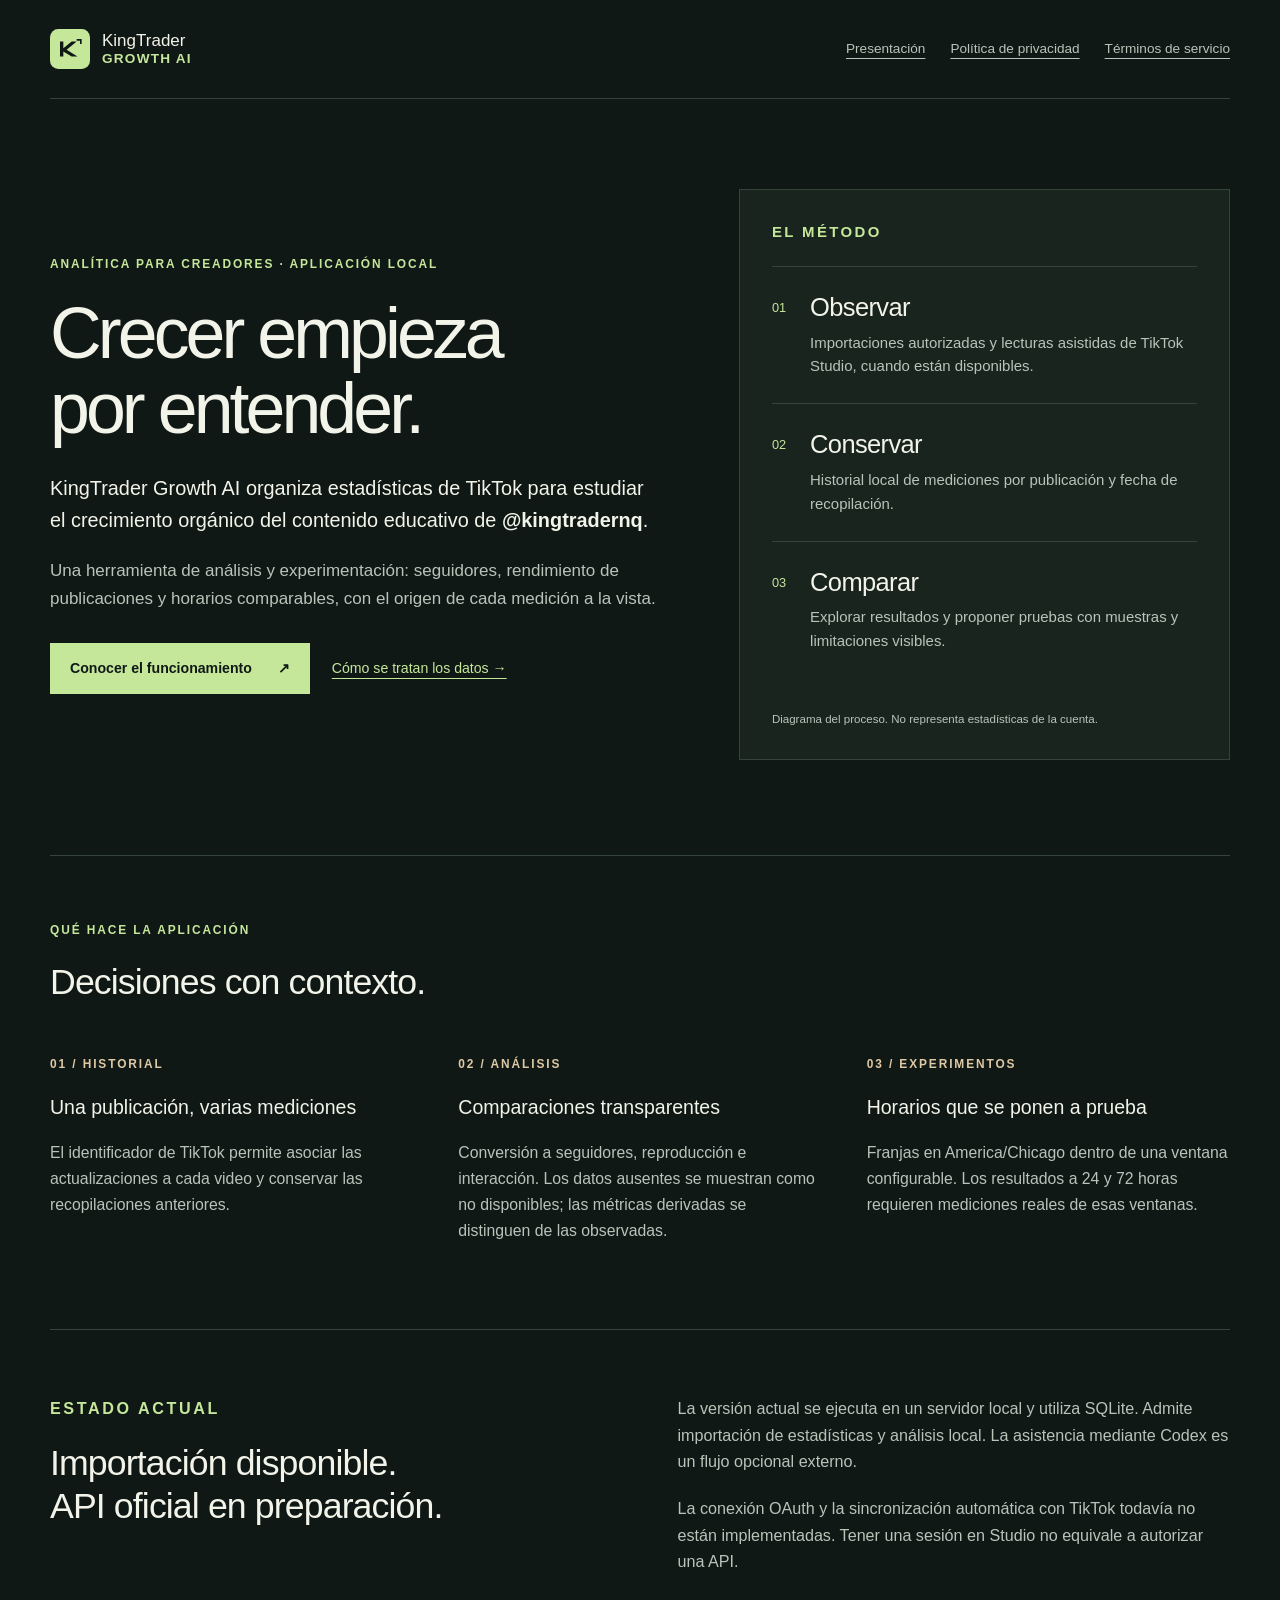
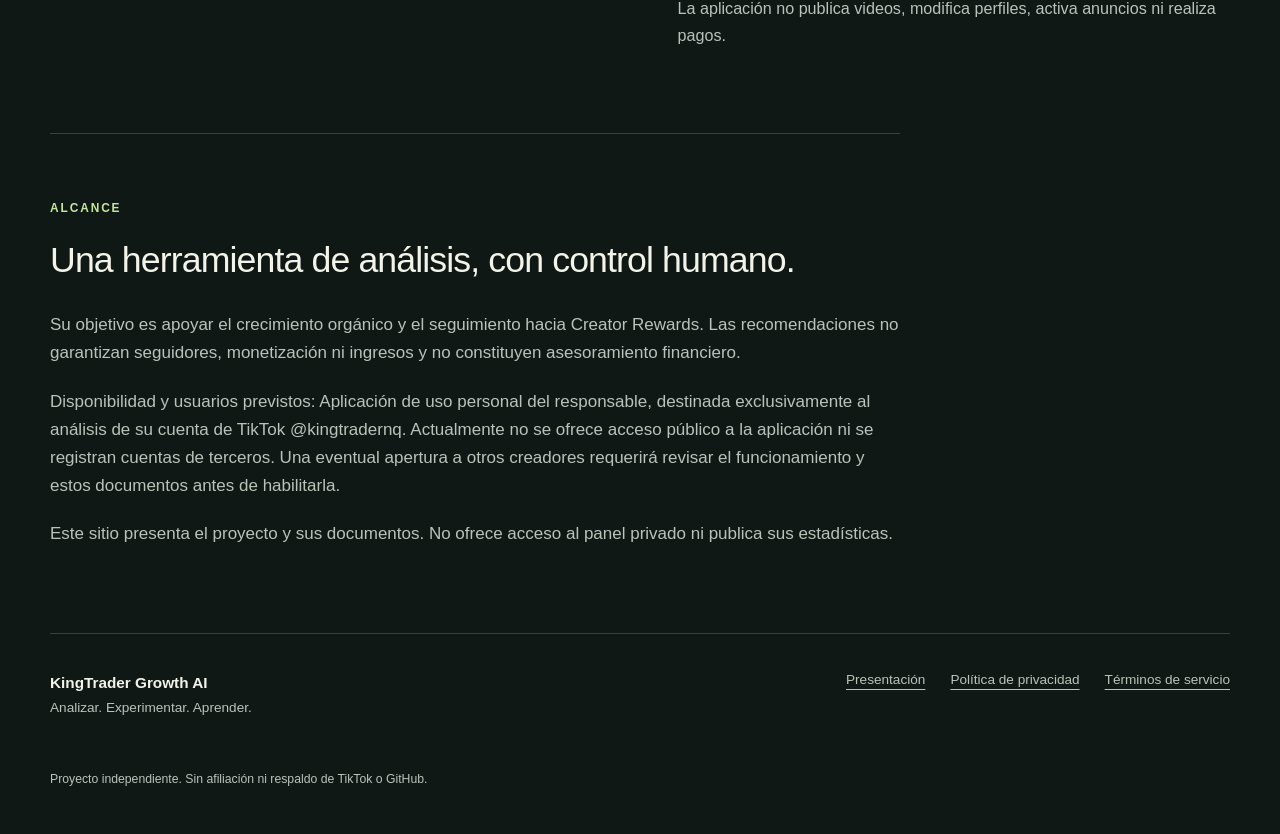
<file: index.html>
<!doctype html>
<html lang="es"><head><meta charset="utf-8"><meta name="viewport" content="width=device-width,initial-scale=1"><meta name="description" content="KingTrader Growth AI: análisis local del crecimiento orgánico de contenido educativo en TikTok."><title>Presentación | KingTrader Growth AI</title><link rel="stylesheet" href="style.css"><link rel="icon" href="mark.svg" type="image/svg+xml"></head><body><a class="skip" href="#contenido">Ir al contenido</a><header class="shell"><a class="brand" href="index.html"><img src="mark.svg" width="40" height="40" alt=""><span>KingTrader <b>Growth AI</b></span></a><nav aria-label="Navegación principal"><a href="index.html">Presentación</a><a href="privacy.html">Política de privacidad</a><a href="terms.html">Términos de servicio</a></nav></header><main id="contenido" class="shell "><section class="hero"><div><p class="eyebrow">Analítica para creadores · Aplicación local</p><h1>Crecer empieza<br>por entender.</h1><p class="lead">KingTrader Growth AI organiza estadísticas de TikTok para estudiar el crecimiento orgánico del contenido educativo de <strong>@kingtradernq</strong>.</p><p>Una herramienta de análisis y experimentación: seguidores, rendimiento de publicaciones y horarios comparables, con el origen de cada medición a la vista.</p><div class="actions"><a class="button" href="#funcionamiento">Conocer el funcionamiento <span aria-hidden="true">↗</span></a><a href="privacy.html">Cómo se tratan los datos →</a></div></div><div class="diagram" aria-label="Flujo de trabajo: estadísticas autorizadas, historial local y análisis"><p class="eyebrow">El método</p><ol><li><span>01</span><div><h2>Observar</h2><p>Importaciones autorizadas y lecturas asistidas de TikTok Studio, cuando están disponibles.</p></div></li><li><span>02</span><div><h2>Conservar</h2><p>Historial local de mediciones por publicación y fecha de recopilación.</p></div></li><li><span>03</span><div><h2>Comparar</h2><p>Explorar resultados y proponer pruebas con muestras y limitaciones visibles.</p></div></li></ol><small>Diagrama del proceso. No representa estadísticas de la cuenta.</small></div></section><section id="funcionamiento" class="section"><p class="eyebrow">Qué hace la aplicación</p><h2>Decisiones con contexto.</h2><div class="columns"><article><span class="number">01 / Historial</span><h3>Una publicación, varias mediciones</h3><p>El identificador de TikTok permite asociar las actualizaciones a cada video y conservar las recopilaciones anteriores.</p></article><article><span class="number">02 / Análisis</span><h3>Comparaciones transparentes</h3><p>Conversión a seguidores, reproducción e interacción. Los datos ausentes se muestran como no disponibles; las métricas derivadas se distinguen de las observadas.</p></article><article><span class="number">03 / Experimentos</span><h3>Horarios que se ponen a prueba</h3><p>Franjas en America/Chicago dentro de una ventana configurable. Los resultados a 24 y 72 horas requieren mediciones reales de esas ventanas.</p></article></div></section><section class="status section"><div><p class="eyebrow">Estado actual</p><h2>Importación disponible.<br>API oficial en preparación.</h2></div><div><p>La versión actual se ejecuta en un servidor local y utiliza SQLite. Admite importación de estadísticas y análisis local. La asistencia mediante Codex es un flujo opcional externo.</p><p>La conexión OAuth y la sincronización automática con TikTok todavía no están implementadas. Tener una sesión en Studio no equivale a autorizar una API.</p><p>La aplicación no publica videos, modifica perfiles, activa anuncios ni realiza pagos.</p></div></section><section class="section narrow"><p class="eyebrow">Alcance</p><h2>Una herramienta de análisis, con control humano.</h2><p>Su objetivo es apoyar el crecimiento orgánico y el seguimiento hacia Creator Rewards. Las recomendaciones no garantizan seguidores, monetización ni ingresos y no constituyen asesoramiento financiero.</p><p>Disponibilidad y usuarios previstos: Aplicación de uso personal del responsable, destinada exclusivamente al análisis de su cuenta de TikTok @kingtradernq. Actualmente no se ofrece acceso público a la aplicación ni se registran cuentas de terceros. Una eventual apertura a otros creadores requerirá revisar el funcionamiento y estos documentos antes de habilitarla.</p><p>Este sitio presenta el proyecto y sus documentos. No ofrece acceso al panel privado ni publica sus estadísticas.</p></section></main><footer class="shell"><div><strong>KingTrader Growth AI</strong><p>Analizar. Experimentar. Aprender.</p></div><nav aria-label="Navegación principal"><a href="index.html">Presentación</a><a href="privacy.html">Política de privacidad</a><a href="terms.html">Términos de servicio</a></nav><p class="fine">Proyecto independiente. Sin afiliación ni respaldo de TikTok o GitHub.</p></footer></body></html>
</file>
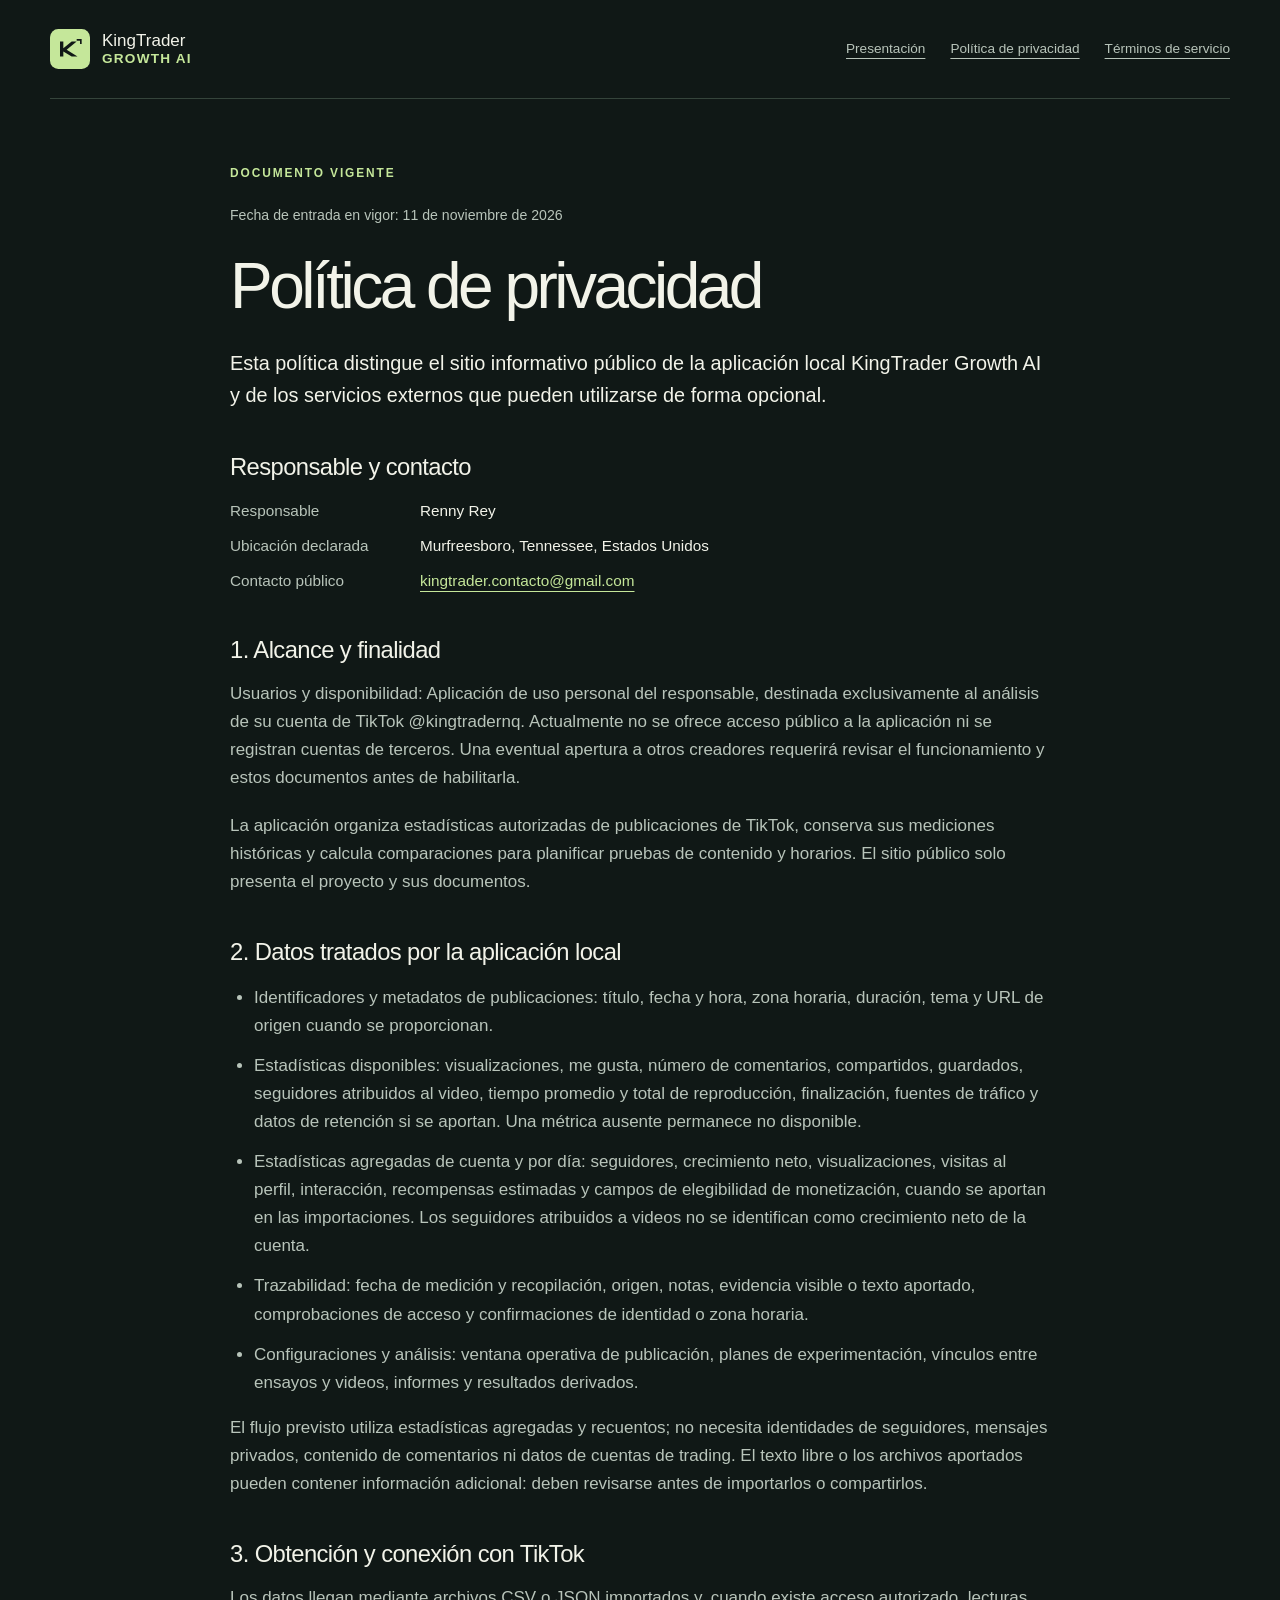
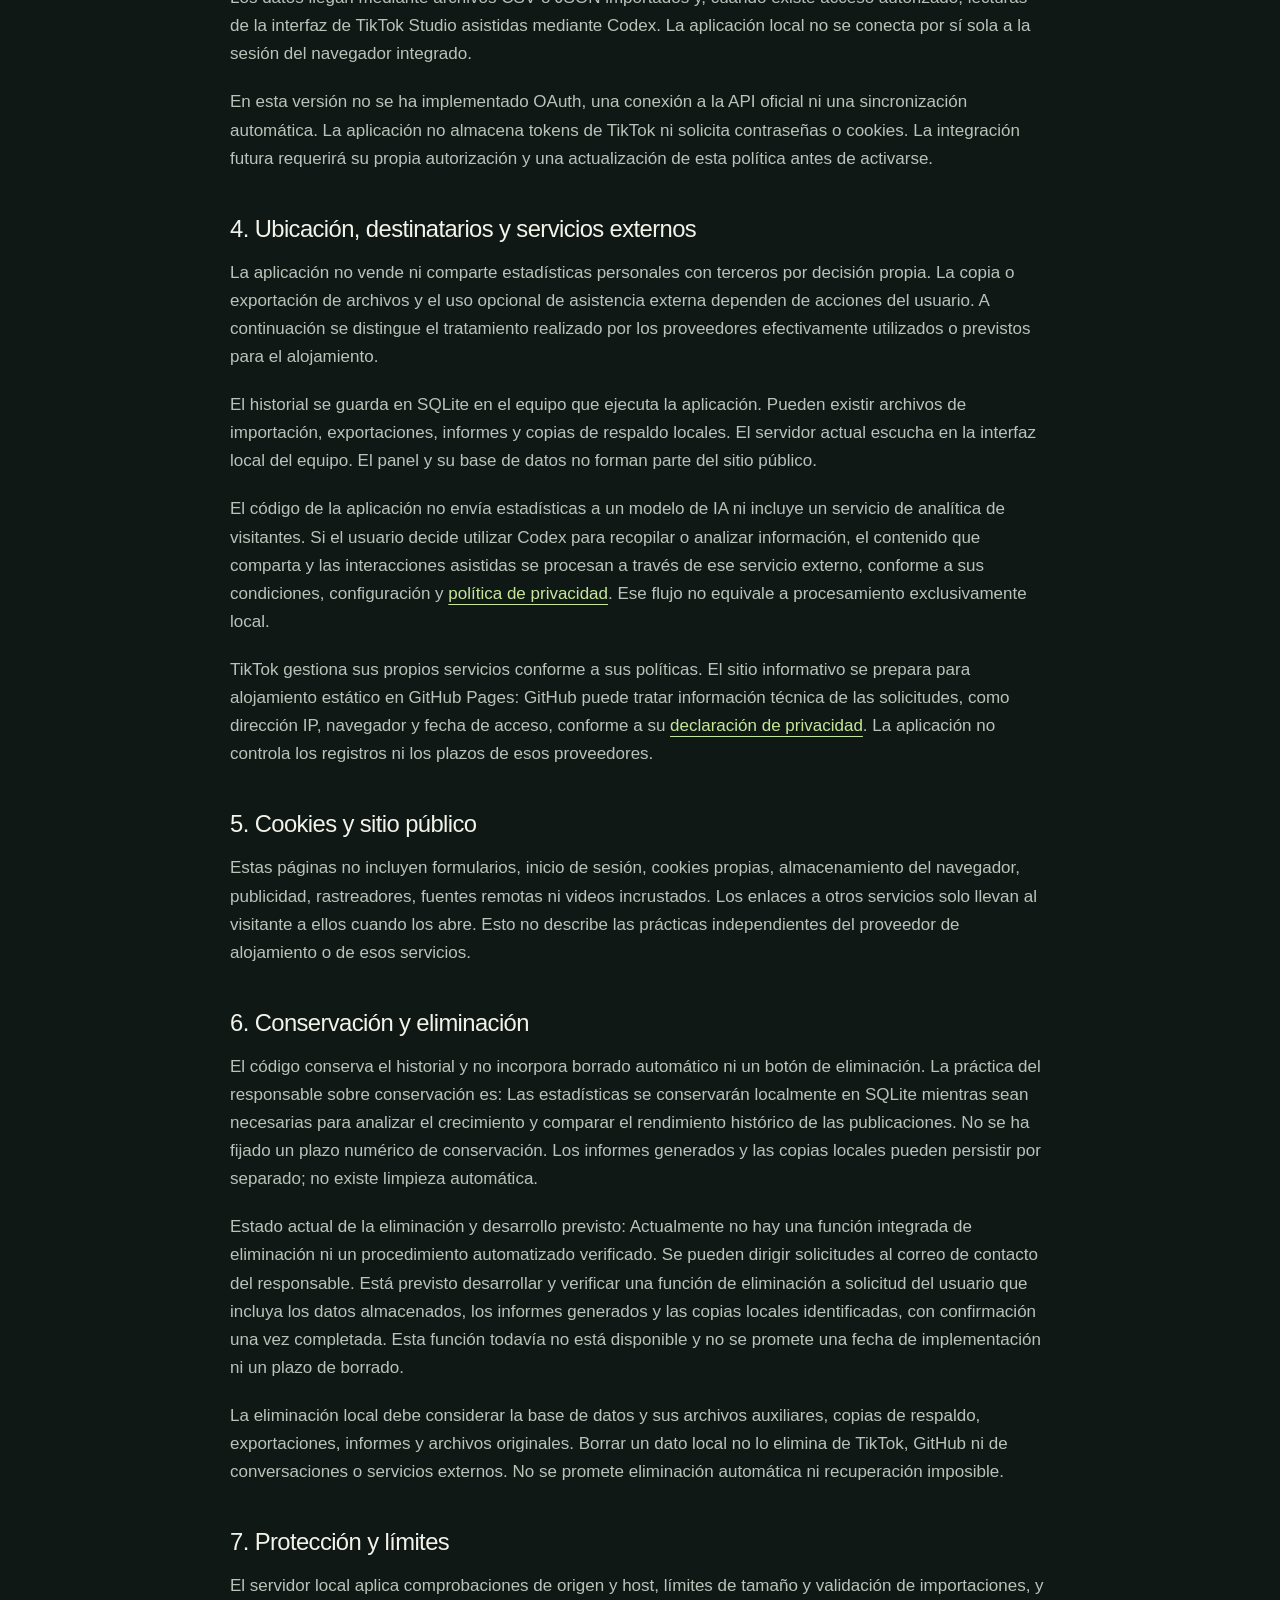
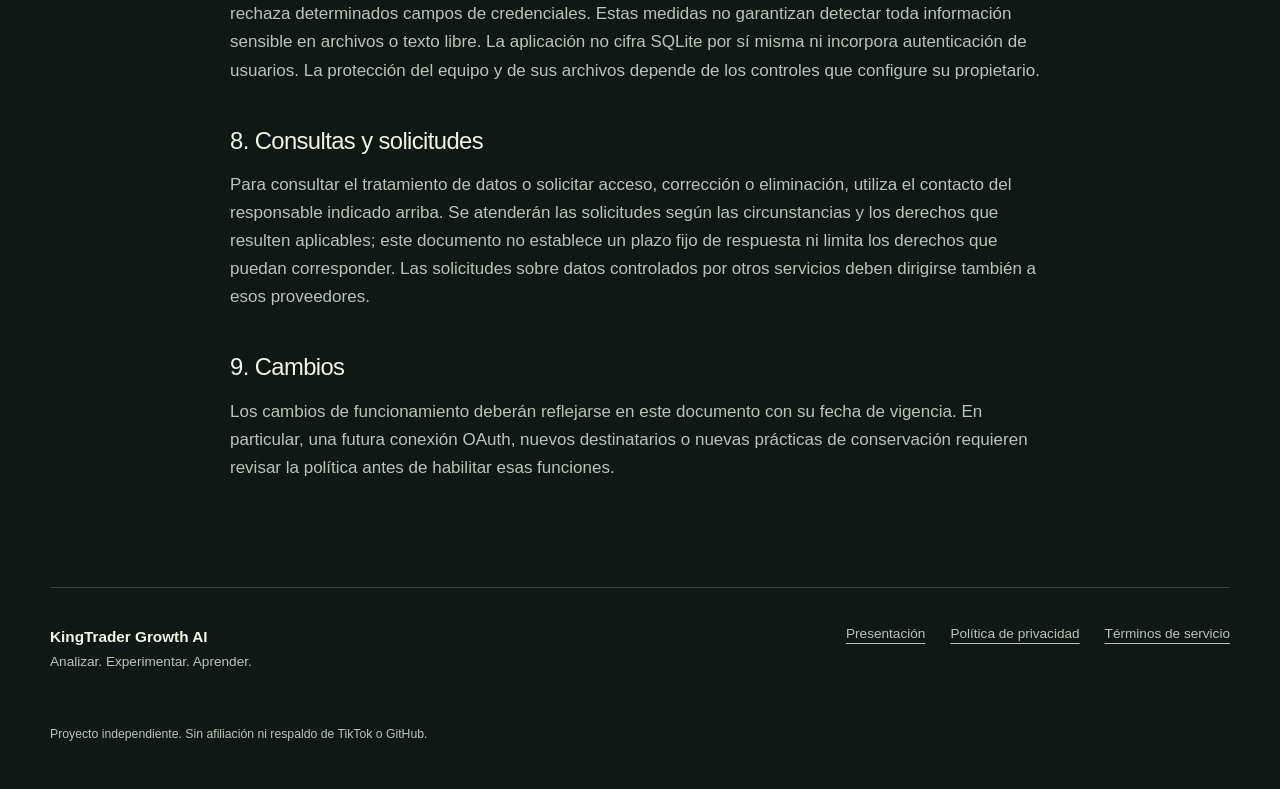
<file: privacy.html>
<!doctype html>
<html lang="es"><head><meta charset="utf-8"><meta name="viewport" content="width=device-width,initial-scale=1"><meta name="description" content="KingTrader Growth AI: análisis local del crecimiento orgánico de contenido educativo en TikTok."><title>Política de privacidad | KingTrader Growth AI</title><link rel="stylesheet" href="style.css"><link rel="icon" href="mark.svg" type="image/svg+xml"></head><body><a class="skip" href="#contenido">Ir al contenido</a><header class="shell"><a class="brand" href="index.html"><img src="mark.svg" width="40" height="40" alt=""><span>KingTrader <b>Growth AI</b></span></a><nav aria-label="Navegación principal"><a href="index.html">Presentación</a><a href="privacy.html">Política de privacidad</a><a href="terms.html">Términos de servicio</a></nav></header><main id="contenido" class="shell legal"><p class="eyebrow">Documento vigente</p><p class="muted">Fecha de entrada en vigor: 11 de noviembre de 2026</p><h1>Política de privacidad</h1><p class="lead">Esta política distingue el sitio informativo público de la aplicación local KingTrader Growth AI y de los servicios externos que pueden utilizarse de forma opcional.</p><h2>Responsable y contacto</h2><dl><dt>Responsable</dt><dd>Renny Rey</dd><dt>Ubicación declarada</dt><dd>Murfreesboro, Tennessee, Estados Unidos</dd><dt>Contacto público</dt><dd><a href="mailto:kingtrader.contacto@gmail.com">kingtrader.contacto@gmail.com</a></dd></dl><h2>1. Alcance y finalidad</h2><p>Usuarios y disponibilidad: Aplicación de uso personal del responsable, destinada exclusivamente al análisis de su cuenta de TikTok @kingtradernq. Actualmente no se ofrece acceso público a la aplicación ni se registran cuentas de terceros. Una eventual apertura a otros creadores requerirá revisar el funcionamiento y estos documentos antes de habilitarla.</p><p>La aplicación organiza estadísticas autorizadas de publicaciones de TikTok, conserva sus mediciones históricas y calcula comparaciones para planificar pruebas de contenido y horarios. El sitio público solo presenta el proyecto y sus documentos.</p><h2>2. Datos tratados por la aplicación local</h2><ul><li>Identificadores y metadatos de publicaciones: título, fecha y hora, zona horaria, duración, tema y URL de origen cuando se proporcionan.</li><li>Estadísticas disponibles: visualizaciones, me gusta, número de comentarios, compartidos, guardados, seguidores atribuidos al video, tiempo promedio y total de reproducción, finalización, fuentes de tráfico y datos de retención si se aportan. Una métrica ausente permanece no disponible.</li><li>Estadísticas agregadas de cuenta y por día: seguidores, crecimiento neto, visualizaciones, visitas al perfil, interacción, recompensas estimadas y campos de elegibilidad de monetización, cuando se aportan en las importaciones. Los seguidores atribuidos a videos no se identifican como crecimiento neto de la cuenta.</li><li>Trazabilidad: fecha de medición y recopilación, origen, notas, evidencia visible o texto aportado, comprobaciones de acceso y confirmaciones de identidad o zona horaria.</li><li>Configuraciones y análisis: ventana operativa de publicación, planes de experimentación, vínculos entre ensayos y videos, informes y resultados derivados.</li></ul><p>El flujo previsto utiliza estadísticas agregadas y recuentos; no necesita identidades de seguidores, mensajes privados, contenido de comentarios ni datos de cuentas de trading. El texto libre o los archivos aportados pueden contener información adicional: deben revisarse antes de importarlos o compartirlos.</p><h2>3. Obtención y conexión con TikTok</h2><p>Los datos llegan mediante archivos CSV o JSON importados y, cuando existe acceso autorizado, lecturas de la interfaz de TikTok Studio asistidas mediante Codex. La aplicación local no se conecta por sí sola a la sesión del navegador integrado.</p><p>En esta versión no se ha implementado OAuth, una conexión a la API oficial ni una sincronización automática. La aplicación no almacena tokens de TikTok ni solicita contraseñas o cookies. La integración futura requerirá su propia autorización y una actualización de esta política antes de activarse.</p><h2>4. Ubicación, destinatarios y servicios externos</h2><p>La aplicación no vende ni comparte estadísticas personales con terceros por decisión propia. La copia o exportación de archivos y el uso opcional de asistencia externa dependen de acciones del usuario. A continuación se distingue el tratamiento realizado por los proveedores efectivamente utilizados o previstos para el alojamiento.</p><p>El historial se guarda en SQLite en el equipo que ejecuta la aplicación. Pueden existir archivos de importación, exportaciones, informes y copias de respaldo locales. El servidor actual escucha en la interfaz local del equipo. El panel y su base de datos no forman parte del sitio público.</p><p>El código de la aplicación no envía estadísticas a un modelo de IA ni incluye un servicio de analítica de visitantes. Si el usuario decide utilizar Codex para recopilar o analizar información, el contenido que comparta y las interacciones asistidas se procesan a través de ese servicio externo, conforme a sus condiciones, configuración y <a href="https://openai.com/policies/privacy-policy/">política de privacidad</a>. Ese flujo no equivale a procesamiento exclusivamente local.</p><p>TikTok gestiona sus propios servicios conforme a sus políticas. El sitio informativo se prepara para alojamiento estático en GitHub Pages: GitHub puede tratar información técnica de las solicitudes, como dirección IP, navegador y fecha de acceso, conforme a su <a href="https://docs.github.com/en/site-policy/privacy-policies/github-general-privacy-statement">declaración de privacidad</a>. La aplicación no controla los registros ni los plazos de esos proveedores.</p><h2>5. Cookies y sitio público</h2><p>Estas páginas no incluyen formularios, inicio de sesión, cookies propias, almacenamiento del navegador, publicidad, rastreadores, fuentes remotas ni videos incrustados. Los enlaces a otros servicios solo llevan al visitante a ellos cuando los abre. Esto no describe las prácticas independientes del proveedor de alojamiento o de esos servicios.</p><h2>6. Conservación y eliminación</h2><p>El código conserva el historial y no incorpora borrado automático ni un botón de eliminación. La práctica del responsable sobre conservación es: Las estadísticas se conservarán localmente en SQLite mientras sean necesarias para analizar el crecimiento y comparar el rendimiento histórico de las publicaciones. No se ha fijado un plazo numérico de conservación. Los informes generados y las copias locales pueden persistir por separado; no existe limpieza automática.</p><p>Estado actual de la eliminación y desarrollo previsto: Actualmente no hay una función integrada de eliminación ni un procedimiento automatizado verificado. Se pueden dirigir solicitudes al correo de contacto del responsable. Está previsto desarrollar y verificar una función de eliminación a solicitud del usuario que incluya los datos almacenados, los informes generados y las copias locales identificadas, con confirmación una vez completada. Esta función todavía no está disponible y no se promete una fecha de implementación ni un plazo de borrado.</p><p>La eliminación local debe considerar la base de datos y sus archivos auxiliares, copias de respaldo, exportaciones, informes y archivos originales. Borrar un dato local no lo elimina de TikTok, GitHub ni de conversaciones o servicios externos. No se promete eliminación automática ni recuperación imposible.</p><h2>7. Protección y límites</h2><p>El servidor local aplica comprobaciones de origen y host, límites de tamaño y validación de importaciones, y rechaza determinados campos de credenciales. Estas medidas no garantizan detectar toda información sensible en archivos o texto libre. La aplicación no cifra SQLite por sí misma ni incorpora autenticación de usuarios. La protección del equipo y de sus archivos depende de los controles que configure su propietario.</p><h2>8. Consultas y solicitudes</h2><p>Para consultar el tratamiento de datos o solicitar acceso, corrección o eliminación, utiliza el contacto del responsable indicado arriba. Se atenderán las solicitudes según las circunstancias y los derechos que resulten aplicables; este documento no establece un plazo fijo de respuesta ni limita los derechos que puedan corresponder. Las solicitudes sobre datos controlados por otros servicios deben dirigirse también a esos proveedores.</p><h2>9. Cambios</h2><p>Los cambios de funcionamiento deberán reflejarse en este documento con su fecha de vigencia. En particular, una futura conexión OAuth, nuevos destinatarios o nuevas prácticas de conservación requieren revisar la política antes de habilitar esas funciones.</p></main><footer class="shell"><div><strong>KingTrader Growth AI</strong><p>Analizar. Experimentar. Aprender.</p></div><nav aria-label="Navegación principal"><a href="index.html">Presentación</a><a href="privacy.html">Política de privacidad</a><a href="terms.html">Términos de servicio</a></nav><p class="fine">Proyecto independiente. Sin afiliación ni respaldo de TikTok o GitHub.</p></footer></body></html>
</file>
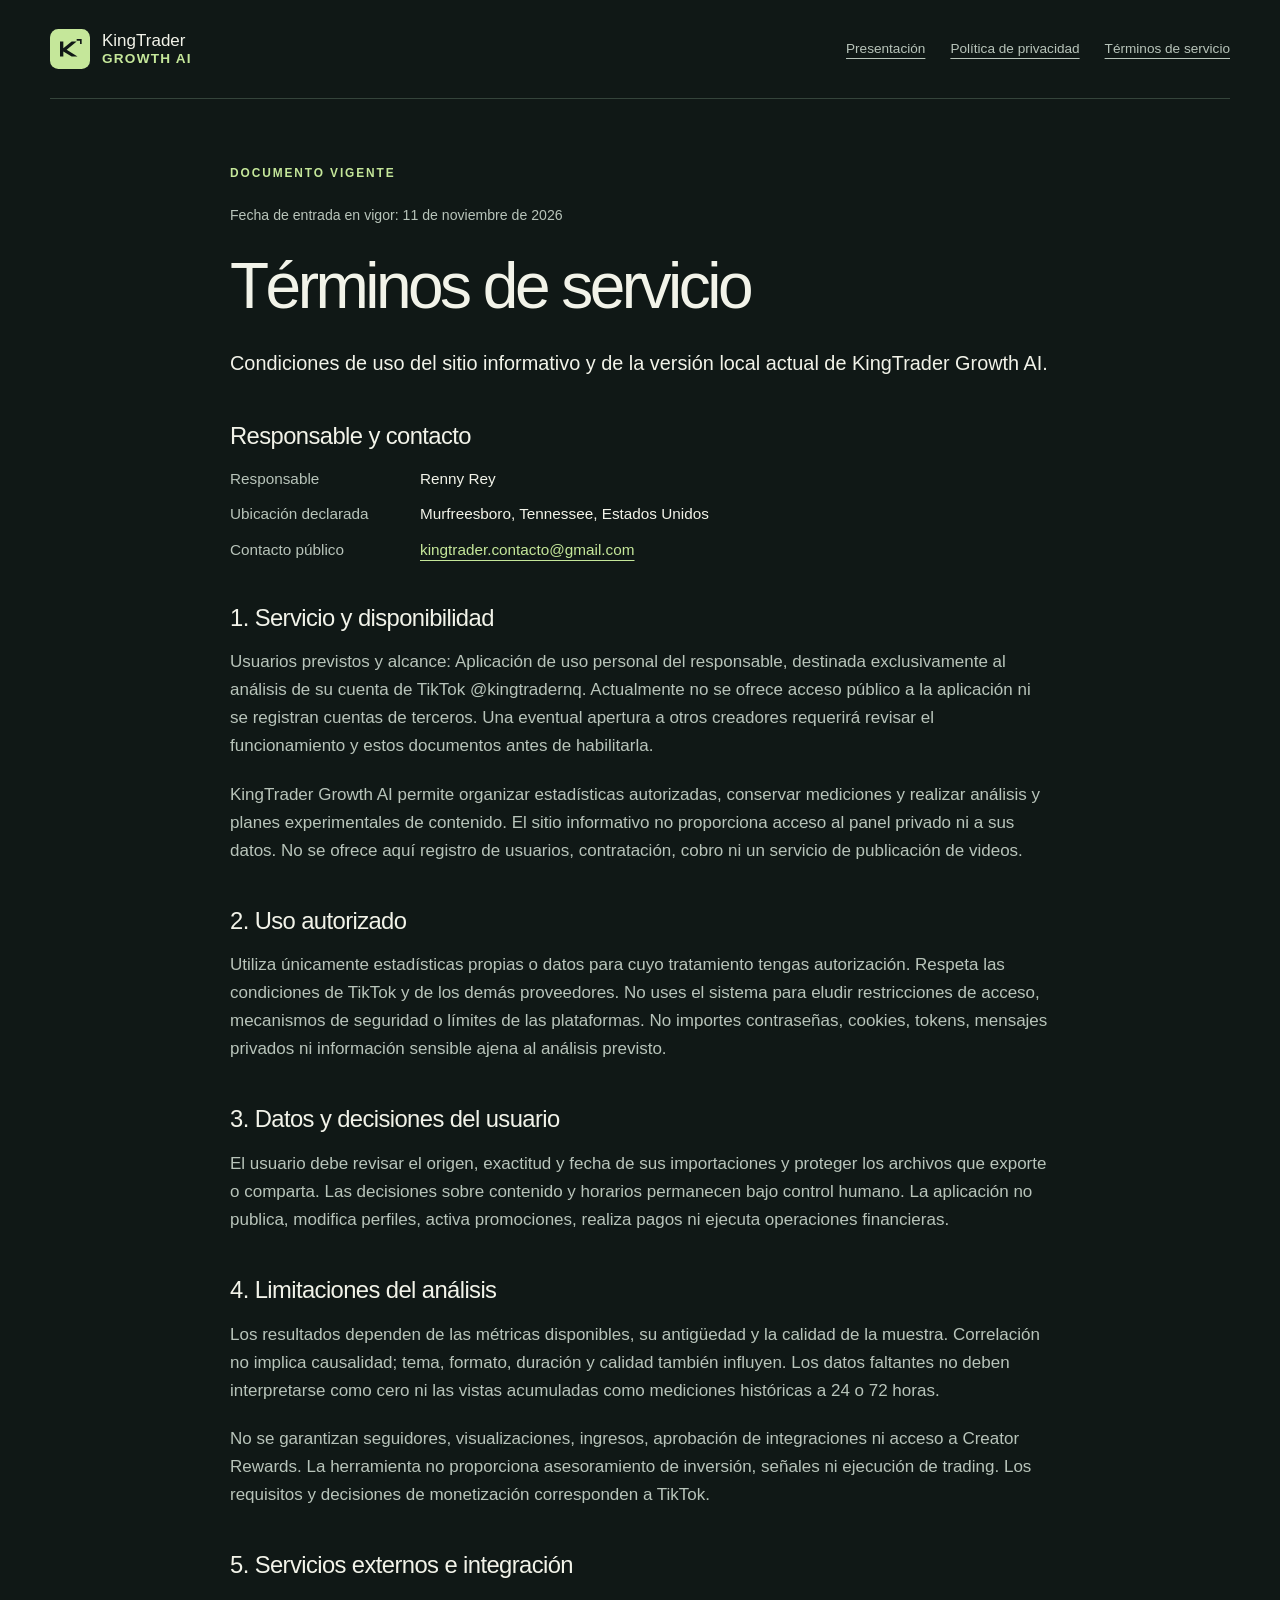
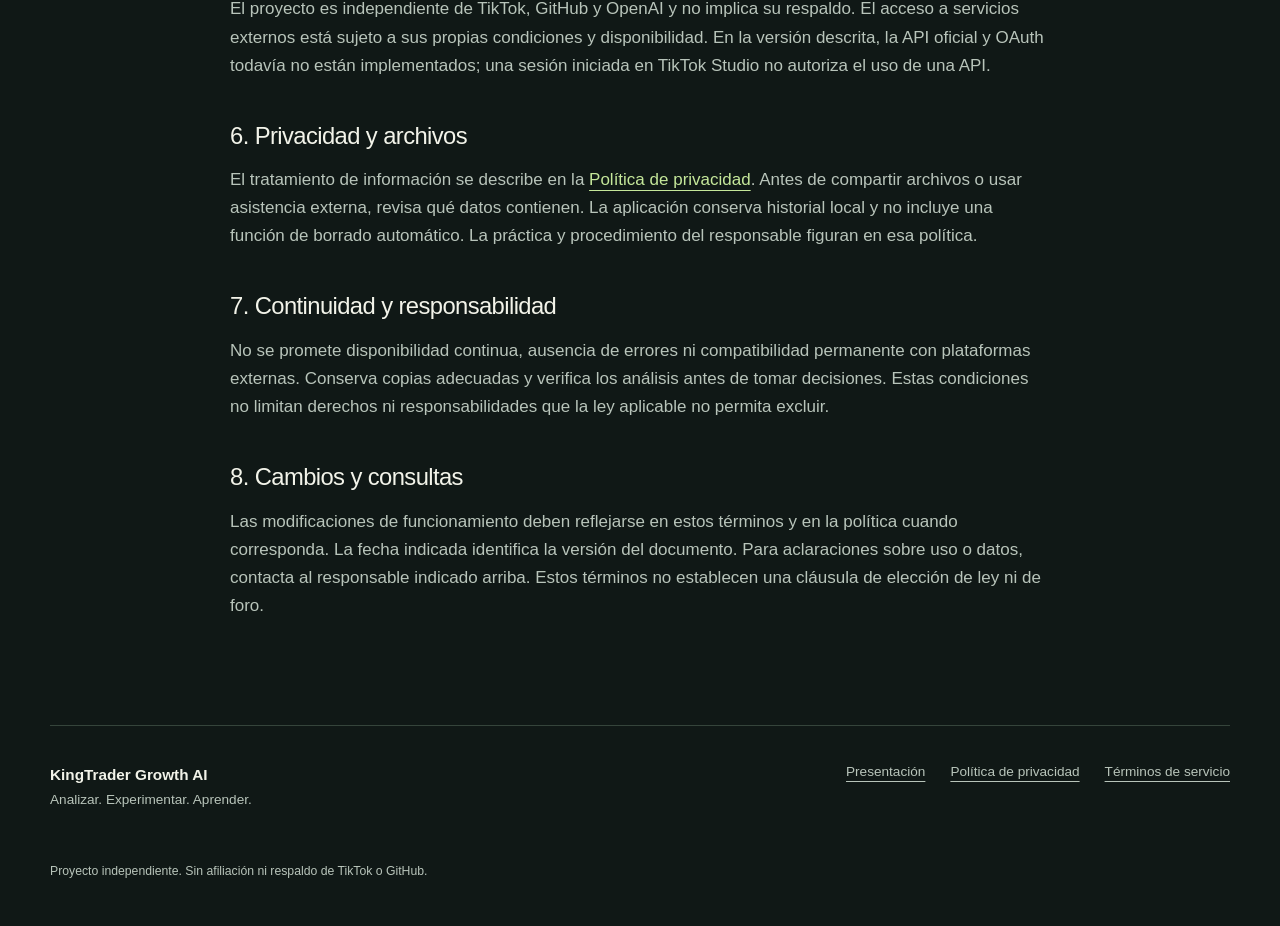
<file: terms.html>
<!doctype html>
<html lang="es"><head><meta charset="utf-8"><meta name="viewport" content="width=device-width,initial-scale=1"><meta name="description" content="KingTrader Growth AI: análisis local del crecimiento orgánico de contenido educativo en TikTok."><title>Términos de servicio | KingTrader Growth AI</title><link rel="stylesheet" href="style.css"><link rel="icon" href="mark.svg" type="image/svg+xml"></head><body><a class="skip" href="#contenido">Ir al contenido</a><header class="shell"><a class="brand" href="index.html"><img src="mark.svg" width="40" height="40" alt=""><span>KingTrader <b>Growth AI</b></span></a><nav aria-label="Navegación principal"><a href="index.html">Presentación</a><a href="privacy.html">Política de privacidad</a><a href="terms.html">Términos de servicio</a></nav></header><main id="contenido" class="shell legal"><p class="eyebrow">Documento vigente</p><p class="muted">Fecha de entrada en vigor: 11 de noviembre de 2026</p><h1>Términos de servicio</h1><p class="lead">Condiciones de uso del sitio informativo y de la versión local actual de KingTrader Growth AI.</p><h2>Responsable y contacto</h2><dl><dt>Responsable</dt><dd>Renny Rey</dd><dt>Ubicación declarada</dt><dd>Murfreesboro, Tennessee, Estados Unidos</dd><dt>Contacto público</dt><dd><a href="mailto:kingtrader.contacto@gmail.com">kingtrader.contacto@gmail.com</a></dd></dl><h2>1. Servicio y disponibilidad</h2><p>Usuarios previstos y alcance: Aplicación de uso personal del responsable, destinada exclusivamente al análisis de su cuenta de TikTok @kingtradernq. Actualmente no se ofrece acceso público a la aplicación ni se registran cuentas de terceros. Una eventual apertura a otros creadores requerirá revisar el funcionamiento y estos documentos antes de habilitarla.</p><p>KingTrader Growth AI permite organizar estadísticas autorizadas, conservar mediciones y realizar análisis y planes experimentales de contenido. El sitio informativo no proporciona acceso al panel privado ni a sus datos. No se ofrece aquí registro de usuarios, contratación, cobro ni un servicio de publicación de videos.</p><h2>2. Uso autorizado</h2><p>Utiliza únicamente estadísticas propias o datos para cuyo tratamiento tengas autorización. Respeta las condiciones de TikTok y de los demás proveedores. No uses el sistema para eludir restricciones de acceso, mecanismos de seguridad o límites de las plataformas. No importes contraseñas, cookies, tokens, mensajes privados ni información sensible ajena al análisis previsto.</p><h2>3. Datos y decisiones del usuario</h2><p>El usuario debe revisar el origen, exactitud y fecha de sus importaciones y proteger los archivos que exporte o comparta. Las decisiones sobre contenido y horarios permanecen bajo control humano. La aplicación no publica, modifica perfiles, activa promociones, realiza pagos ni ejecuta operaciones financieras.</p><h2>4. Limitaciones del análisis</h2><p>Los resultados dependen de las métricas disponibles, su antigüedad y la calidad de la muestra. Correlación no implica causalidad; tema, formato, duración y calidad también influyen. Los datos faltantes no deben interpretarse como cero ni las vistas acumuladas como mediciones históricas a 24 o 72 horas.</p><p>No se garantizan seguidores, visualizaciones, ingresos, aprobación de integraciones ni acceso a Creator Rewards. La herramienta no proporciona asesoramiento de inversión, señales ni ejecución de trading. Los requisitos y decisiones de monetización corresponden a TikTok.</p><h2>5. Servicios externos e integración</h2><p>El proyecto es independiente de TikTok, GitHub y OpenAI y no implica su respaldo. El acceso a servicios externos está sujeto a sus propias condiciones y disponibilidad. En la versión descrita, la API oficial y OAuth todavía no están implementados; una sesión iniciada en TikTok Studio no autoriza el uso de una API.</p><h2>6. Privacidad y archivos</h2><p>El tratamiento de información se describe en la <a href="privacy.html">Política de privacidad</a>. Antes de compartir archivos o usar asistencia externa, revisa qué datos contienen. La aplicación conserva historial local y no incluye una función de borrado automático. La práctica y procedimiento del responsable figuran en esa política.</p><h2>7. Continuidad y responsabilidad</h2><p>No se promete disponibilidad continua, ausencia de errores ni compatibilidad permanente con plataformas externas. Conserva copias adecuadas y verifica los análisis antes de tomar decisiones. Estas condiciones no limitan derechos ni responsabilidades que la ley aplicable no permita excluir.</p><h2>8. Cambios y consultas</h2><p>Las modificaciones de funcionamiento deben reflejarse en estos términos y en la política cuando corresponda. La fecha indicada identifica la versión del documento. Para aclaraciones sobre uso o datos, contacta al responsable indicado arriba. Estos términos no establecen una cláusula de elección de ley ni de foro.</p></main><footer class="shell"><div><strong>KingTrader Growth AI</strong><p>Analizar. Experimentar. Aprender.</p></div><nav aria-label="Navegación principal"><a href="index.html">Presentación</a><a href="privacy.html">Política de privacidad</a><a href="terms.html">Términos de servicio</a></nav><p class="fine">Proyecto independiente. Sin afiliación ni respaldo de TikTok o GitHub.</p></footer></body></html>
</file>
<file: style.css>
@charset "UTF-8";
:root{color-scheme:dark;--bg:#101816;--panel:#19241f;--ink:#f2f3e9;--muted:#b8c4ba;--accent:#c5e79a;--line:#35443b;--warm:#dec9a4;font-family:Arial,Helvetica,sans-serif;font-size:17px;line-height:1.65}*{box-sizing:border-box}html{scroll-behavior:smooth}body{margin:0;background:var(--bg);color:var(--ink)}a{color:var(--accent);text-underline-offset:5px}a:hover{text-decoration-thickness:2px}a:focus-visible{outline:3px solid var(--warm);outline-offset:5px}.shell{width:min(1180px,calc(100% - 64px));margin-inline:auto}.skip{position:absolute;top:-90px;background:var(--accent);color:var(--bg);padding:12px;z-index:10}.skip:focus{top:8px}.draft{background:#ead4a8;color:#2a251b;text-align:center;padding:10px 24px;font-size:.85rem}.draft strong{margin-right:15px}header{display:flex;align-items:center;justify-content:space-between;gap:30px;padding-block:29px;border-bottom:1px solid var(--line)}.brand{display:flex;align-items:center;gap:12px;color:var(--ink);text-decoration:none;line-height:1.25;flex-shrink:0}.brand span{font-size:1rem}.brand b{display:block;color:var(--accent);font-size:.8rem;letter-spacing:.09em;text-transform:uppercase}nav{display:flex;gap:25px;flex-wrap:wrap}nav a{font-size:.8rem;color:var(--muted)}.hero{display:grid;grid-template-columns:1.25fr 1fr;gap:75px;padding-block:90px 95px;align-items:center}.eyebrow,.number{font-size:.7rem;text-transform:uppercase;letter-spacing:.16em;font-weight:700;color:var(--accent)}h1,h2,h3,p{margin-top:0}h1{font-size:clamp(3rem,5.6vw,4.9rem);line-height:1.06;letter-spacing:-.055em;font-weight:500;margin-bottom:27px}h2{font-weight:500;font-size:2.1rem;line-height:1.2;letter-spacing:-.025em}h3{font-size:1.15rem;line-height:1.35;font-weight:500}.lead{font-size:1.17rem;line-height:1.6;color:var(--ink)}p{color:var(--muted);margin-bottom:20px}strong{color:inherit}.actions{display:flex;align-items:center;gap:22px;flex-wrap:wrap;margin-top:30px;font-size:.83rem}.button{background:var(--accent);color:var(--bg);padding:13px 19px;text-decoration:none;font-weight:700;border:1px solid var(--accent)}.button span{padding-left:22px}.button:hover{background:#d9f3b8}.diagram{background:var(--panel);border:1px solid var(--line);padding:30px 32px}.diagram ol{list-style:none;margin:22px 0 32px;padding:0}.diagram li{display:flex;gap:24px;border-top:1px solid var(--line);padding:25px 0 5px}.diagram li>span{font-size:.75rem;color:var(--accent);padding-top:5px;font-variant-numeric:tabular-nums}.diagram h2{font-size:1.5rem;margin-bottom:8px}.diagram p{font-size:.88rem;line-height:1.6}.diagram small{display:block;color:var(--muted);font-size:.68rem}.section{border-top:1px solid var(--line);padding-block:65px}.columns{display:grid;grid-template-columns:repeat(3,1fr);gap:45px;margin-top:45px}.columns h3{margin-top:17px}.columns p{font-size:.93rem}.number{color:var(--warm)}.status{display:grid;grid-template-columns:1fr 1fr;gap:75px}.status h2{max-width:450px}.status p{font-size:.95rem}.narrow{max-width:850px}.narrow h2:not(:first-of-type){margin-top:45px}.legal{max-width:820px;padding-block:65px 85px}.legal h1{font-size:clamp(2.5rem,5vw,3.8rem);margin-top:26px}.legal h2{font-size:1.4rem;margin-top:42px;margin-bottom:16px}.legal li{color:var(--muted);margin-bottom:12px}.legal ul{padding-left:24px}.pending{background:#423d2b;color:#f5dd9e;padding:2px 5px;font-size:.9em}dl{display:grid;grid-template-columns:170px 1fr;gap:10px 20px;font-size:.9rem}dt{color:var(--muted)}dd{margin:0;overflow-wrap:anywhere}.muted{font-size:.83rem}footer{border-top:1px solid var(--line);display:flex;justify-content:space-between;gap:30px;flex-wrap:wrap;padding-block:35px 45px}footer strong{font-size:.9rem}footer p{font-size:.8rem}footer .fine{width:100%;font-size:.72rem;margin:0}footer nav{align-content:flex-start}@media(max-width:850px){.hero{grid-template-columns:1fr;gap:35px;padding-block:55px}.hero h1{font-size:3.8rem}.columns{gap:25px}.status{gap:35px}header{flex-wrap:wrap}nav{gap:20px}}@media(max-width:580px){.shell{width:calc(100% - 36px)}header{padding-block:22px;gap:20px}nav{gap:10px 20px}nav a{font-size:.75rem}.hero h1{font-size:3.1rem}.hero{padding-block:44px}.diagram{padding:24px}.columns,.status{grid-template-columns:1fr;gap:20px}.columns{margin-top:30px}.columns article{border-bottom:1px solid var(--line);padding-bottom:10px}.section{padding-block:40px}h2{font-size:1.8rem}.legal{padding-block:40px 65px}dl{grid-template-columns:1fr;gap:2px}dd{margin-bottom:12px}.draft{font-size:.72rem}.draft strong{display:block;margin:0}}@media(prefers-reduced-motion:reduce){html{scroll-behavior:auto}}@media print{body{background:#fff;color:#111}p,li,dt,nav a{color:#333!important}header,footer,.draft{display:none}.legal{width:100%;padding:0}h2{break-after:avoid}.pending{color:#111;background:none}a{color:#111}}
</file>
